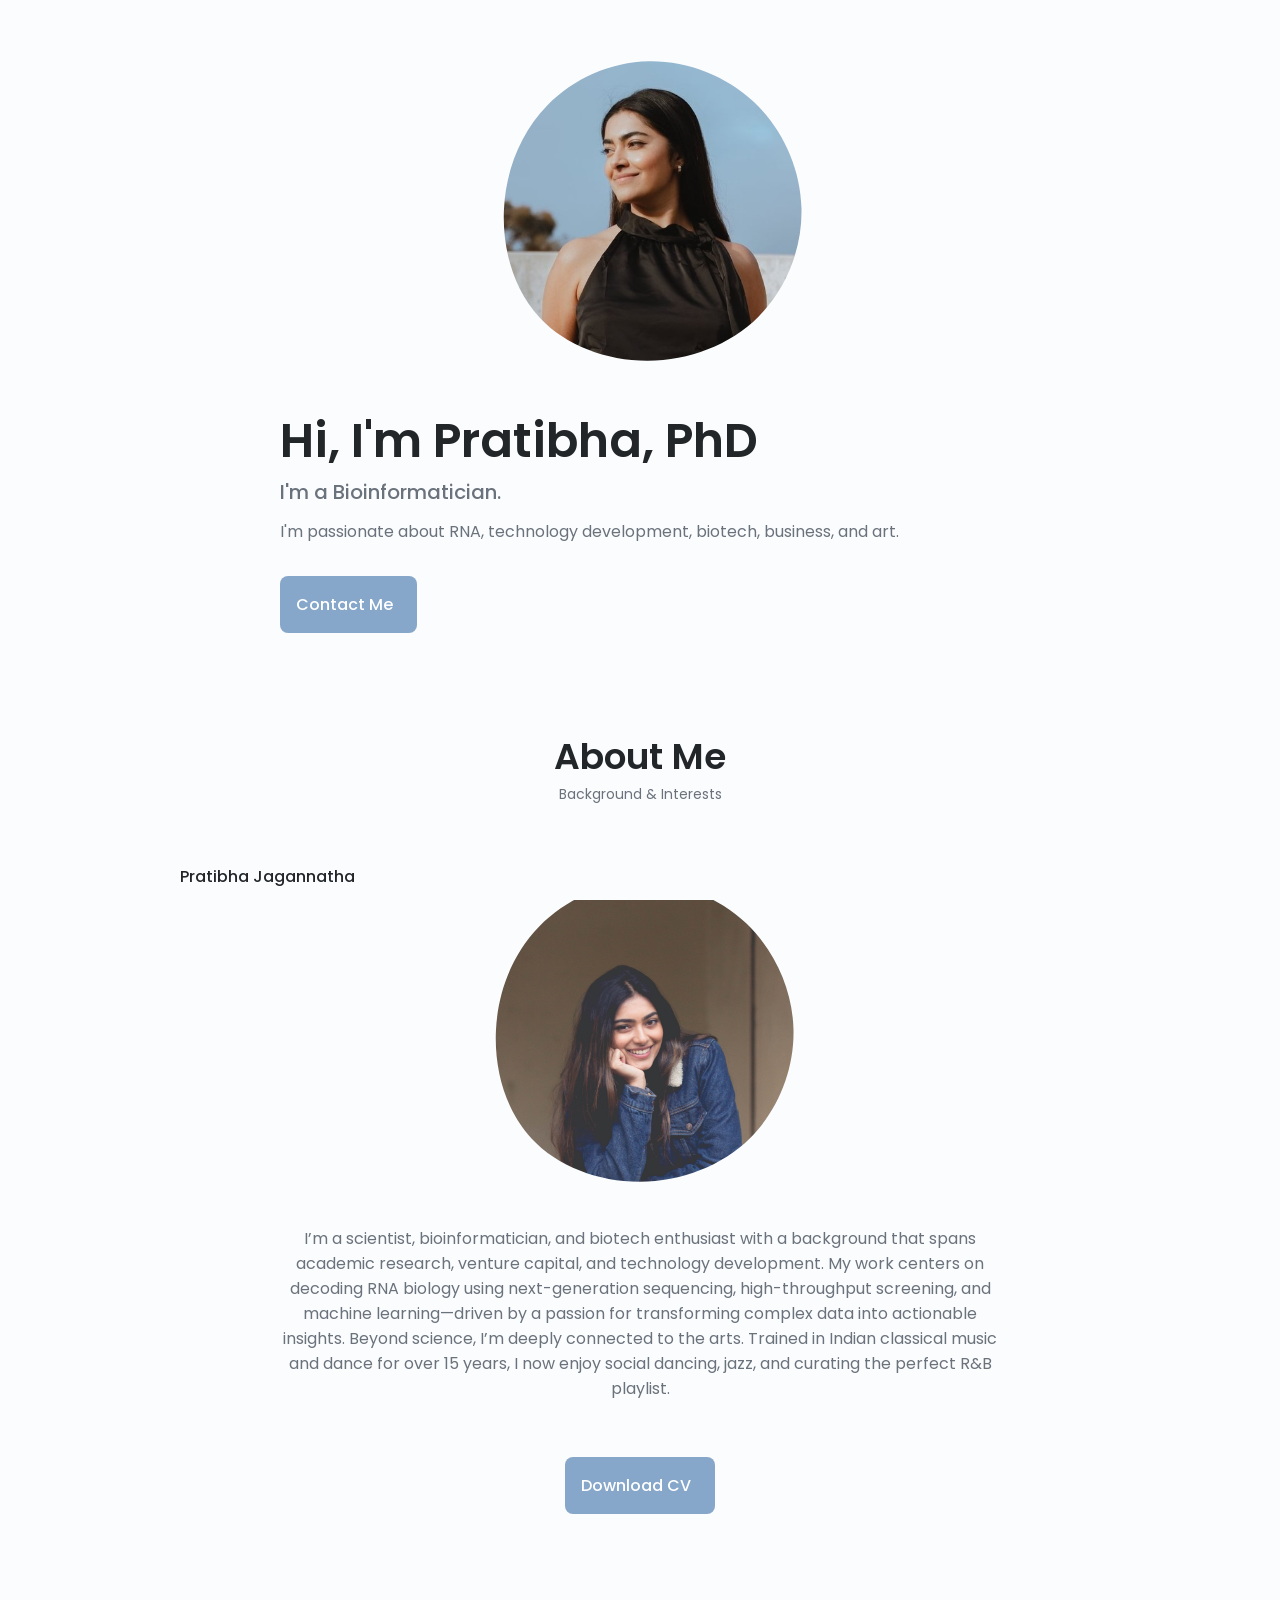
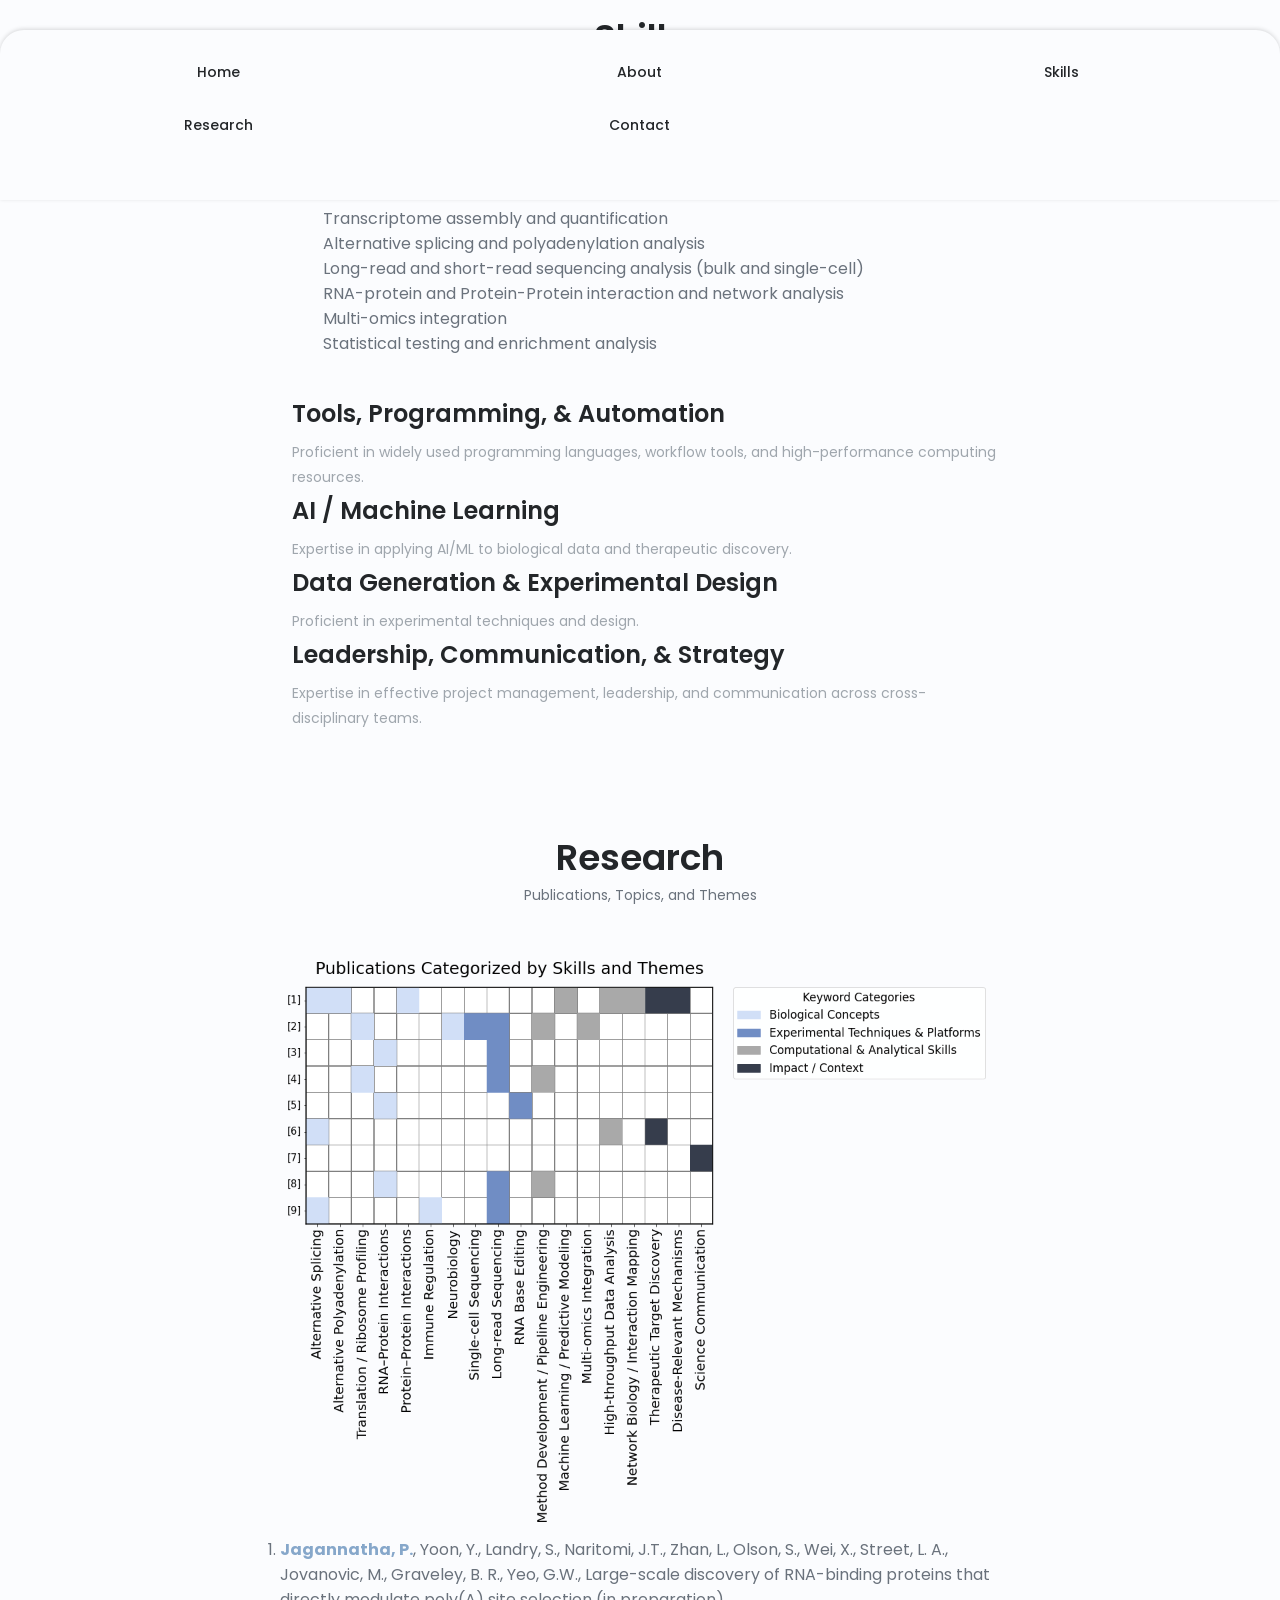
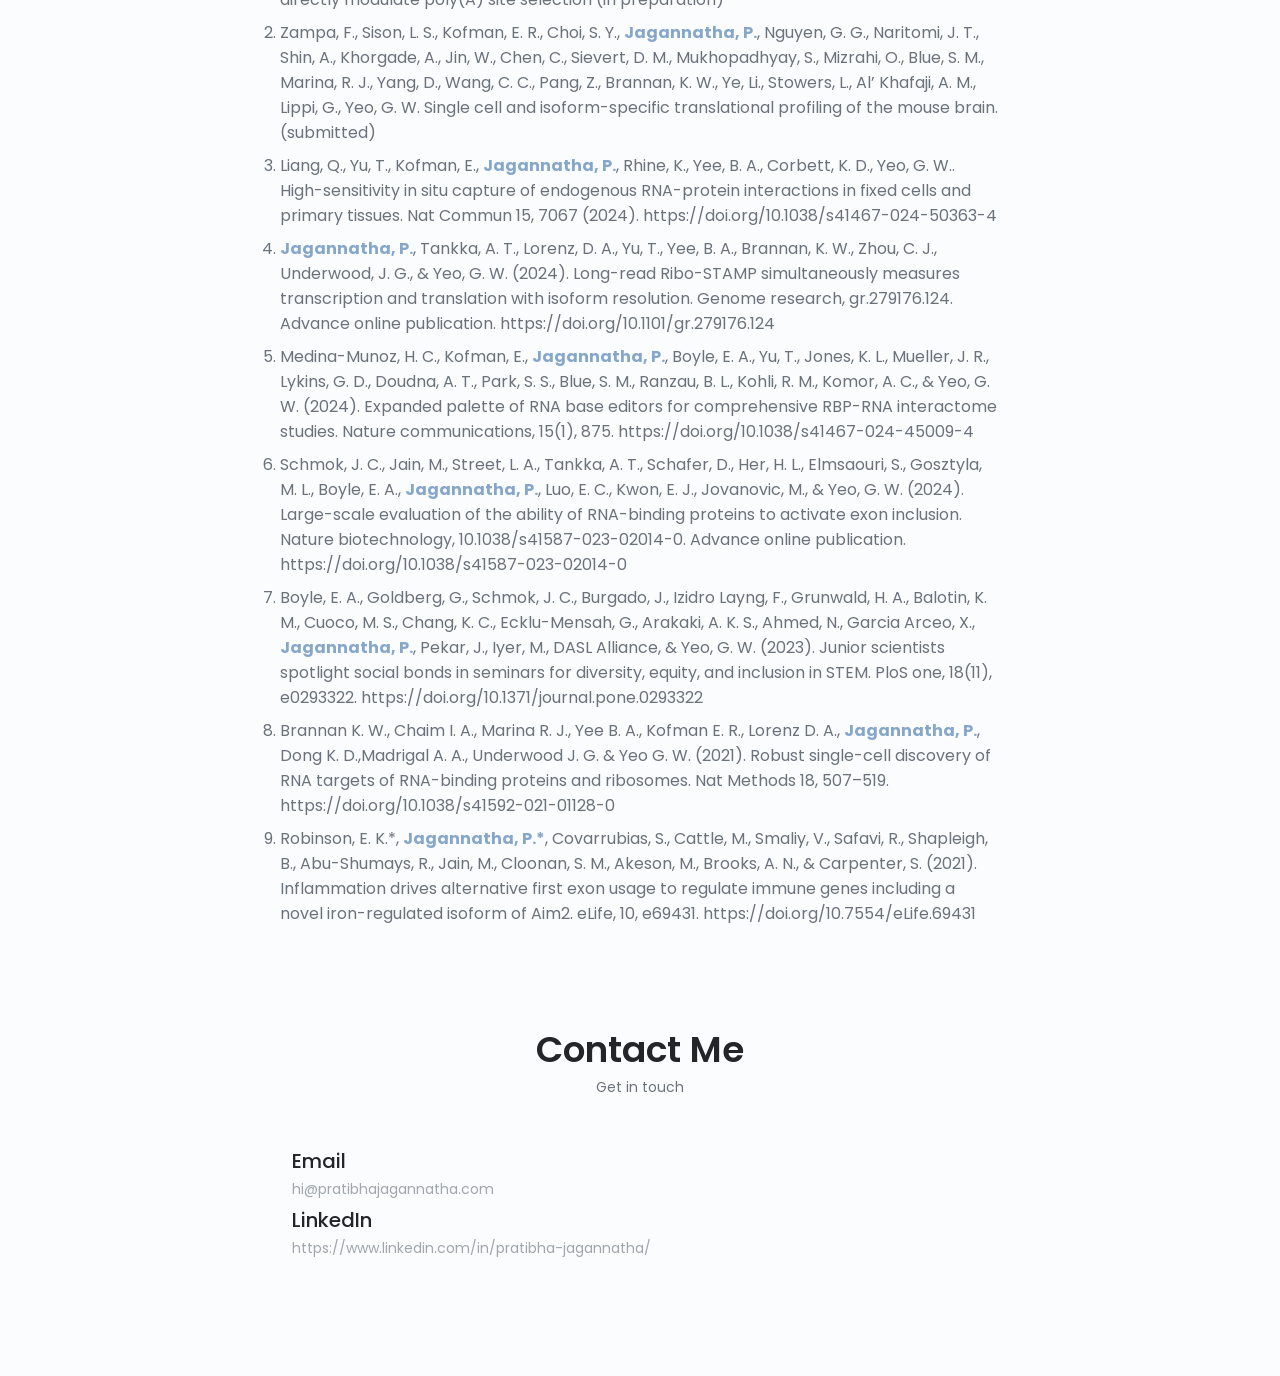
<file: index.html>
<!DOCTYPE html>
    <html lang="en">
    <head>
        <meta charset="UTF-8">
        <meta name="viewport" content="width=device-width, initial-scale=1.0">

        <!--==================== UNICONS ====================-->
        <link rel="stylesheet" href="https://unicons.iconscout.com/release/v4.0.8/css/line.css">
        
        <!--==================== SWIPER CSS ====================-->
        <link rel="stylesheet" href="assets/css/swiper-bundle.min.css">
        
        <!--==================== CSS ====================-->
        <link rel="stylesheet" href="/assets/css/styles.css">

        <title>Pratibha Jagannatha</title>
    </head>
    <body>
        <!--==================== HEADER ====================-->
        <header class="header" id="header">
            <nav class="nav container">
                <a href="#" class="nav__logo">Pratibha Jagannatha</a>
                <div class="nav__menu" id="nav-menu">
                    <ul class="nav__list grid">
                        <li class="nav__item">
                            <a href="#home" class="nav__link">
                                <i class="uil uil-estate nav__icon"></i> Home
                            </a>
                        </li>
                        <li class="nav__item">
                            <a href="#about" class="nav__link">
                                <i class="uil uil-user-square nav__icon"></i> About
                            </a>
                        </li>
                        <li class="nav__item">
                            <a href="#skills" class="nav__link">
                                <i class="uil uil-bag nav__icon"></i> Skills
                            </a>
                        </li>
                        <li class="nav__item">
                            <a href="#research" class="nav__link">
                                <i class="uil uil-cell nav__icon"></i> Research
                            </a>
                        </li>
                        <li class="nav__item">
                            <a href="#contact" class="nav__link">
                                <i class="uil uil-envelope nav__icon"></i> Contact
                            </a>
                        </li>
                    </ul>
                    <i class="uil uil-times nav__close" id="nav-close"></i>
                </div>

                <div class="nav__btns">
                    <div class="nav__toggle" id="nav-toggle">
                        <i class="uil uil-apps"></i>
                    </div>
                </div>
            </nav>
            
        </header>

        <!--==================== MAIN ====================-->
        <main class="main">
            <!--==================== HOME ====================-->
            <section class="home section" id="home">
                <div class="home__container container grid">
                    <div class="home__container grid">
                        <div class="home__social">
                            <a href="https://www.linkedin.com/in/pratibha-jagannatha/" target="_blank" class="home__social-icon">
                                <i class="uil uil-linkedin"></i>
                            </a>
                        </div>
                        <div class="home__img">
                            <!-- <svg class="home__blob" viewBox="0 0 200 187" xmlns="http://www.w3.org/2000/svg" xmlns:xlink="http://www.w3.org/1999/xlink">
                                <mask id="mask0" mask-type="alpha">
                                    <path d="M190.312 36.4879C206.582 62.1187 201.309 102.826 182.328 134.186C163.346 165.547 
                                    130.807 187.559 100.226 186.353C69.6454 185.297 41.0228 161.023 21.7403 129.362C2.45775 
                                    97.8511 -7.48481 59.1033 6.67581 34.5279C20.9871 10.1032 59.7028 -0.149132 97.9666 
                                    0.00163737C136.23 0.303176 174.193 10.857 190.312 36.4879Z"/>
                                </mask>
                                <g mask="url(#mask0)">
                                    <path d="M190.312 36.4879C206.582 62.1187 201.309 102.826 182.328 134.186C163.346 
                                    165.547 130.807 187.559 100.226 186.353C69.6454 185.297 41.0228 161.023 21.7403 
                                    129.362C2.45775 97.8511 -7.48481 59.1033 6.67581 34.5279C20.9871 10.1032 59.7028 
                                    -0.149132 97.9666 0.00163737C136.23 0.303176 174.193 10.857 190.312 36.4879Z"/>
                                    <image class="home__blob-img" x="-20" y="-15" href="assets/img/IMG_8967 copy.JPG"/>
                                </g>
                            </svg> -->
                            <svg class="home__blob" viewBox="0 0 200 200" xmlns="http://www.w3.org/2000/svg" xmlns:xlink="http://www.w3.org/1999/xlink">
                                <mask id="mask0" mask-type="alpha">
                                  <path 
                                    transform="translate(100 100)" 
                                    d="M60.7,-59.8C76.9,-44.4,87.1,-22.2,87.7,0.6C88.3,23.4,79.2,46.7,63,62.8C46.7,78.9,23.4,87.7,-0.1,87.8C-23.5,87.9,-47,79.2,-62,63.1C-77,47,-83.4,23.5,-82.3,1.1C-81.2,-21.3,-72.6,-42.6,-57.6,-58C-42.6,-73.4,-21.3,-82.9,0.4,-83.3C22.2,-83.7,44.4,-75.2,60.7,-59.8Z"
                                  />
                                </mask>
                                <g mask="url(#mask0)">
                                  <path 
                                    transform="translate(100 100)" 
                                    d="M60.7,-59.8C76.9,-44.4,87.1,-22.2,87.7,0.6C88.3,23.4,79.2,46.7,63,62.8C46.7,78.9,23.4,87.7,-0.1,87.8C-23.5,87.9,-47,79.2,-62,63.1C-77,47,-83.4,23.5,-82.3,1.1C-81.2,-21.3,-72.6,-42.6,-57.6,-58C-42.6,-73.4,-21.3,-82.9,0.4,-83.3C22.2,-83.7,44.4,-75.2,60.7,-59.8Z"
                                  />
                                  <image class="home__blob-img" x="-25" y="-20" href="assets/img/IMG_8967 copy.JPG"/>
                                </g>
                              </svg>
                        </div>

                        <div class="home__data">
                            <h1 class="home__title">Hi, I'm Pratibha, PhD</h1>
                            <h3 class="home__subtitle">I'm a Bioinformatician.</h3>
                            <p class="home__description">I'm passionate about RNA, technology development, biotech, business, and art.</p>
                            <a href="#contact" class="button button--flex">
                                Contact Me <i class="uil uil-message button__icon"></i>
                            </a>
                        </div>
                    </div>

                    <div class="home__scroll">
                        <a href="#about" class="home__scroll-button button--flex">
                            <i class="uil uil-mouse-alt-2 home__scroll-mouse"></i>
                            <span class="home__scroll-name">Scroll down</span>
                            <i class="uil uil-arrow-down home__scroll-arrow"></i>
                        </a>
                    </div>
                </div>
                
            </section>

            <!--==================== ABOUT ====================-->
            <section class="about section" id="about">
                <h2 class="section__title">About Me</h2>
                <span class="section__subtitle">Background & Interests</span>
                <div class="about__container container grid">
                    <div class="about__img">
                        <svg class="about__blob" viewBox="0 0 200 200" xmlns="http://www.w3.org/2000/svg" xmlns:xlink="http://www.w3.org/1999/xlink">
                            <mask id="mask1" mask-type="alpha">
                              <path 
                                transform="translate(100 100)" 
                                d="M60.7,-59.8C76.9,-44.4,87.1,-22.2,87.7,0.6C88.3,23.4,79.2,46.7,63,62.8C46.7,78.9,23.4,87.7,-0.1,87.8C-23.5,87.9,-47,79.2,-62,63.1C-77,47,-83.4,23.5,-82.3,1.1C-81.2,-21.3,-72.6,-42.6,-57.6,-58C-42.6,-73.4,-21.3,-82.9,0.4,-83.3C22.2,-83.7,44.4,-75.2,60.7,-59.8Z"
                              />
                            </mask>
                            <g mask="url(#mask1)">
                              <path 
                                transform="translate(100 100)" 
                                d="M60.7,-59.8C76.9,-44.4,87.1,-22.2,87.7,0.6C88.3,23.4,79.2,46.7,63,62.8C46.7,78.9,23.4,87.7,-0.1,87.8C-23.5,87.9,-47,79.2,-62,63.1C-77,47,-83.4,23.5,-82.3,1.1C-81.2,-21.3,-72.6,-42.6,-57.6,-58C-42.6,-73.4,-21.3,-82.9,0.4,-83.3C22.2,-83.7,44.4,-75.2,60.7,-59.8Z"
                              />
                              <image class="about__blob-img" x="-15" y="-30" href="assets/img/IMG_2631.JPG"/>
                            </g>
                          </svg>

                    </div>
                    <div class="about__data">
                        <p class="about__description">I’m a scientist, bioinformatician, and biotech enthusiast with a background that spans academic research, venture capital, and technology development. My work centers on decoding RNA biology using next-generation sequencing, high-throughput screening, and machine learning—driven by a passion for transforming complex data into actionable insights. Beyond science, I’m deeply connected to the arts. Trained in Indian classical music and dance for over 15 years, I now enjoy social dancing, jazz, and curating the perfect R&B playlist.</p>
                    </div>

                    <div class="about__buttons">
                        <a download="" href="/assets/pdf/Pratibha_Jagannatha_CV_Apr2025.pdf" class="button button--flex">
                            Download CV <i class="uil uil-download-alt button__icon"></i>
                        </a>
                    </div>

                </div>
            </section>

            <!--==================== SKILLS ====================-->
            <section class="skills section" id="skills">
                <h2 class="section__title">Skills</h2>
                <span class="section__subtitle">My technical level</span>

                <div class="skills__container container grid">
                    <!--==================== SKILLS 1 ====================-->
                    <div class="skills__content skills__open">
                        <div class="skills__header">
                            <i class="uil uil-dna skills__icon"></i>
                            <div>
                                <h2 class="skills__titles">Computational Biology & Bioinformatics</h2>
                                <span class="skills__subtitle">Expertise in the construction and implementation of analysis pipelines and integrative analysis. </span>
                            </div>
                            <i class="uil uil-angle-down skills__arrow"></i>
                        </div>
                        <div class="skills__list grid">
                            <ul>
                                <li> Transcriptome assembly and quantification </li>
                                <li> Alternative splicing and polyadenylation analysis </li>
                                <li>Long-read and short-read sequencing analysis (bulk and single-cell)</li>
                                <li>RNA-protein and Protein-Protein interaction and network analysis</li>
                                <li>Multi-omics integration</li>
                                <li>Statistical testing and enrichment analysis</li>
                            </ul>  
                        </div>
                    </div>
                    <!--==================== SKILLS 2 ====================-->
                    <div class="skills__content skills__close">
                        <div class="skills__header">
                            <i class="uil uil-desktop skills__icon"></i>
                            <div>
                                <h2 class="skills__titles">Tools, Programming, & Automation</h2>
                                <span class="skills__subtitle">Proficient in widely used programming languages, workflow tools, and high-performance computing resources. </span>
                            </div>
                            <i class="uil uil-angle-down skills__arrow"></i>
                        </div>
                        <div class="skills__list grid">
                            <ul>
                                <li>Python, R, Jupyter</li>
                                <li>Linux, Bash</li>
                                <li>Data visualization</li>
                                <li>GitHub</li>
                                <li>HPC Cluster Computing</li>
                                <li>Snakemake</li>
                                <li>AWS</li>
                            </ul>  
                        </div>
                    </div>
                    <!--==================== SKILLS 3 ====================-->
                    <div class="skills__content skills__close">
                        <div class="skills__header">
                            <i class="uil uil-share-alt skills__icon"></i>
                            <div>
                                <h2 class="skills__titles">AI / Machine Learning</h2>
                                <span class="skills__subtitle">Expertise in applying AI/ML to biological data and therapeutic discovery. </span>
                            </div>
                            <i class="uil uil-angle-down skills__arrow"></i>
                        </div>
                        <div class="skills__list grid">
                            <ul>
                                <li>Deep learning (standard Python packages)</li>
                                <li>Predictive modeling</li>
                                <li>Feature engineering for biological sequence</li>
                                <li>HPC Cluster Computing</li>
                                <li>Model interpretation and validation</li>
                            </ul>  
                        </div>
                    </div>
                    <!--==================== SKILLS 4 ====================-->
                    <div class="skills__content skills__close">
                        <div class="skills__header">
                            <i class="uil uil-flask skills__icon"></i>
                            <div>
                                <h2 class="skills__titles">Data Generation & Experimental Design</h2>
                                <span class="skills__subtitle">Proficient in experimental techniques and design. </span>
                            </div>
                            <i class="uil uil-angle-down skills__arrow"></i>
                        </div>
                        <div class="skills__list grid">
                            <ul>
                                <li>High-throughput screening</li>
                                <li>Molecular biology techniques</li>
                                <li>Cell culture</li>
                                <li>Library preparation</li>
                            </ul>  
                        </div>
                    </div>

                    <!--==================== SKILLS 5 ====================-->
                    <div class="skills__content skills__close">
                        <div class="skills__header">
                            <i class="uil uil-user-square skills__icon"></i>
                            <div>
                                <h2 class="skills__titles">Leadership, Communication, & Strategy</h2>
                                <span class="skills__subtitle">Expertise in effective project management, leadership, and communication across cross-disciplinary teams. </span>
                            </div>
                            <i class="uil uil-angle-down skills__arrow"></i>
                        </div>
                        <div class="skills__list grid">
                            <ul>
                                <li>Scientific due dilligence</li>
                                <li>Project planning</li>
                                <li>Public speaking</li>
                                <li>Collaboration</li>
                            </ul>  
                        </div>
                    </div>
                </div>
            </section>

            <!--==================== PORTFOLIO ====================-->
            <section class="portfolio section" id="research">
                <h2 class="section__title">Research</h2>
                <span class="section__subtitle">Publications, Topics, and Themes</span>

                <!-- <div class="portfolio__container container swiper-container"> -->
                    <!-- <div class="swiper-wrapper"> -->
                        <!--==================== PORTFOLIO 1====================-->
                        <!-- <div class="portfolio__content grid swiper-slide"> -->
                            <!-- <img src="/assets/img/AFE_eLIFE.png" alt="" class="portfolio__img"> -->

                            <!-- <div class="portfolio__data"> -->
                                <!-- <h3 class="porfolio__title">mRNA Isoform-mediated Immune Regulation</h3> -->
                                <!-- <p class="portfolio__description">Discovered unannotated inflammatory mRNA isoforms, including an iron-regulated Aim2 transcript, using long-read RNA sequencing in innate immune activation.</p> -->
                                <!-- <a href="https://elifesciences.org/articles/69431" target="_blank" class="button button--flex button--small portfolio--button"> -->
                                    <!-- Publication -->
                                    <!-- <i class="uil uil-arrow-right button__icon"></i> -->
                                <!-- </a> -->
                            <!-- </div> -->
                        <!-- </div> -->

                        <!--==================== PORTFOLIO 2====================-->
                        <!-- <div class="portfolio__content grid swiper-slide"> -->
                            <!-- <img src="/assets/img/RiboSTAMP.png" alt="" class="portfolio__img"> -->

                            <!-- <div class="portfolio__data"> -->
                                <!-- <h3 class="porfolio__title">mRNA Isoform-Resolved Translation Profiling</h3> -->
                                <!-- <p class="portfolio__description">Developed LR-Ribo-STAMP, a long-read RNA editing-based framework to simultaneously measure transcription and translation at the mRNA isoform level, revealing regulatory elements and condition-specific translational shifts.</p> -->
                                <!-- <a href="https://genome.cshlp.org/content/34/11/2012" target="_blank" class="button button--flex button--small portfolio--button"> -->
                                    <!-- Publication -->
                                    <!-- <i class="uil uil-arrow-right button__icon"></i> -->
                                <!-- </a> -->
                            <!-- </div> -->
                        <!-- </div> -->

                        <!--==================== PORTFOLIO 3====================-->
                        <!-- <div class="portfolio__content grid swiper-slide"> -->
                            <!-- <img src="/assets/img/APA.png" alt="" class="portfolio__img"> -->
                            <!-- <div class="portfolio__data"> -->
                                <!-- <h3 class="porfolio__title">High-Throughput Screening of RNA Binding Proteins and AI/ML Applications</h3> -->
                                <!-- <p class="portfolio__description">Details coming soon.</p> -->
                                <!-- <a href="#" class="button button--flex button--small portfolio--button"> -->
                                    <!-- Publication -->
                                    <!-- <i class="uil uil-arrow-right button__icon"></i> -->
                                <!-- </a> -->
                            <!-- </div> -->
                        <!-- </div> -->
                    <!-- </div> -->
                    
                    <!-- <div class="swiper-button-next"> -->
                        <!-- <i class="uil uil-angle-double-right swiper-portfolio-icon"></i> -->

                    <!-- </div> -->
                    <!-- <div class="swiper-button-prev"> -->
                        <!-- <i class="uil uil-angle-double-left swiper-portfolio-icon"></i> -->


                    <!-- </div> -->
                    <!-- <div class="swiper-pagination"></div> -->

                

                <!-- </div> -->

                <div class="portfolio__allpubs">
                    <!-- <h3 class="section__subtitle">All Research Publications</h3> -->
                    <img src="/assets/img/pub_chart.png" alt="" class="research__img">

                    <ol>
                        <li>
                            <strong>Jagannatha, P.</strong>, Yoon, Y., Landry, S., Naritomi, J.T., Zhan, L., Olson, S., Wei, X., Street, L. A., Jovanovic, M., Graveley, B. R., Yeo, G.W., Large-scale discovery of RNA-binding proteins that directly modulate poly(A) site selection (in preparation)
                        </li>
                        <li>
                            Zampa, F., Sison, L. S., Kofman, E. R., Choi, S. Y., <strong>Jagannatha, P.</strong>, Nguyen, G. G., Naritomi, J. T., Shin, A., Khorgade, A., Jin, W., Chen, C., Sievert, D. M., Mukhopadhyay, S., Mizrahi, O., Blue, S. M., Marina, R. J., Yang, D., Wang, C. C., Pang, Z., Brannan, K. W., Ye, Li., Stowers, L., Al’ Khafaji, A. M., Lippi, G., Yeo, G. W. Single cell and isoform-specific translational profiling of the mouse brain. (submitted)
                        </li>
                        <li>
                            Liang, Q., Yu, T., Kofman, E., <strong>Jagannatha, P.</strong>, Rhine, K., Yee, B. A., Corbett, K. D., Yeo, G. W.. High-sensitivity in situ capture of endogenous RNA-protein interactions in fixed cells and primary tissues. Nat Commun 15, 7067 (2024). https://doi.org/10.1038/s41467-024-50363-4
                        </li>
                        <li>
                            <strong>Jagannatha, P.</strong>, Tankka, A. T., Lorenz, D. A., Yu, T., Yee, B. A., Brannan, K. W., Zhou, C. J., Underwood, J. G., & Yeo, G. W. (2024). Long-read Ribo-STAMP simultaneously measures transcription and translation with isoform resolution. Genome research, gr.279176.124. Advance online publication. https://doi.org/10.1101/gr.279176.124 
                        </li>
                        <li>
                            Medina-Munoz, H. C., Kofman, E., <strong>Jagannatha, P.</strong>, Boyle, E. A., Yu, T., Jones, K. L., Mueller, J. R., Lykins, G. D., Doudna, A. T., Park, S. S., Blue, S. M., Ranzau, B. L., Kohli, R. M., Komor, A. C., & Yeo, G. W. (2024). Expanded palette of RNA base editors for comprehensive RBP-RNA interactome studies. Nature communications, 15(1), 875. https://doi.org/10.1038/s41467-024-45009-4
                        </li>
                        <li>
                            Schmok, J. C., Jain, M., Street, L. A., Tankka, A. T., Schafer, D., Her, H. L., Elmsaouri, S., Gosztyla, M. L., Boyle, E. A., <strong>Jagannatha, P.</strong>, Luo, E. C., Kwon, E. J., Jovanovic, M., & Yeo, G. W. (2024). Large-scale evaluation of the ability of RNA-binding proteins to activate exon inclusion. Nature biotechnology, 10.1038/s41587-023-02014-0. Advance online publication. https://doi.org/10.1038/s41587-023-02014-0
                        </li>
                        <li>
                            Boyle, E. A., Goldberg, G., Schmok, J. C., Burgado, J., Izidro Layng, F., Grunwald, H. A., Balotin, K. M., Cuoco, M. S., Chang, K. C., Ecklu-Mensah, G., Arakaki, A. K. S., Ahmed, N., Garcia Arceo, X., <strong>Jagannatha, P.</strong>, Pekar, J., Iyer, M., DASL Alliance, & Yeo, G. W. (2023). Junior scientists spotlight social bonds in seminars for diversity, equity, and inclusion in STEM. PloS one, 18(11), e0293322. https://doi.org/10.1371/journal.pone.0293322 
                        </li>
                        <li>
                            Brannan K. W., Chaim I. A., Marina R. J., Yee B. A., Kofman E. R., Lorenz D. A., <strong>Jagannatha, P.</strong>, Dong K. D.,Madrigal A. A., Underwood J. G. & Yeo G. W. (2021). Robust single-cell discovery of RNA targets of RNA-binding proteins and ribosomes. Nat Methods 18, 507–519. https://doi.org/10.1038/s41592-021-01128-0
                        </li>
                        <li>
                             Robinson, E. K.*, <strong>Jagannatha, P.*</strong>, Covarrubias, S., Cattle, M., Smaliy, V., Safavi, R., Shapleigh, B., Abu-Shumays, R., Jain, M., Cloonan, S. M., Akeson, M., Brooks, A. N., & Carpenter, S. (2021). Inflammation drives alternative first exon usage to regulate immune genes including a novel iron-regulated isoform of Aim2. eLife, 10, e69431. https://doi.org/10.7554/eLife.69431
                        </li>
                    </ol>
                </div>
                
            </section>

            <!--==================== PROJECT IN MIND ====================-->
            <!-- <section class="project section"> -->

            <!-- </section> -->

            <!--==================== TESTIMONIAL ====================-->
            <!-- <section class="testimonial section"> -->
                
            <!-- </section> -->

            <!--==================== CONTACT ME ====================-->
            <section class="contact section" id="contact">
                <h2 class="section__title">Contact Me</h2>
                <span class="section__subtitle">Get in touch</span>

                <div class="contact__container container grid">
                    <div>
                        <div class="contact__information">
                            <i class="uil uil-envelope contact__icon"></i>
                            <div>
                                <h3 class="contact__title">Email</h3>
                                <span class="contact__subtitle">hi@pratibhajagannatha.com</span>
                            </div>
                        </div>
                        <div class="contact__information">
                            <i class="uil uil-linkedin contact__icon"></i>
                            <div>
                                <h3 class="contact__title">LinkedIn</h3>
                                <span class="contact__subtitle">https://www.linkedin.com/in/pratibha-jagannatha/</span>
                            </div>
                        </div>
                    </div>
                    <!-- <form action="" class="contact__form grid"> -->
                        <!-- <div class="contact__inputs grid"> -->
                            <!-- <div class="contact__content"> -->
                                <!-- <label for="" class="contact__label">Name</label> -->
                                <!-- <input type="text" class="contact__input"> -->
                            <!-- </div> -->
                            <!-- <div class="contact__content"> -->
                                <!-- <label for="" class="contact__label">Email</label> -->
                                <!-- <input type="email" class="contact__input"> -->
                            <!-- </div> -->
                            <!-- <div class="contact__content"> -->
                                <!-- <label for="" class="contact__label">Message</label> -->
                                <!-- <textarea name="" id="" cols="0" rows="7" class="contact__input"></textarea> -->
                            <!-- </div> -->
                            <!-- <div> -->
                                <!-- <a href="" class="button button--flex"> -->
                                    <!-- Send Message -->
                                    <!-- <i class="uil uil-message button__icon"></i> -->

                                <!-- </a> -->
                            <!-- </div> -->
                        <!-- </div> -->
                    <!-- </form> -->
                </div>

            </section>
        </main>

        <!--==================== FOOTER ====================-->
        <!-- <footer class="footer"> -->
        <!-- </footer> -->
        
        <!--==================== SCROLL TOP ====================-->
        

        <!--==================== SWIPER JS ====================-->
        <script src="/assets/js/swiper-bundle.min.js"></script>

        <!--==================== MAIN JS ====================-->
        <script src="/assets/js/main.js"></script>
    </body>
</html>
</file>
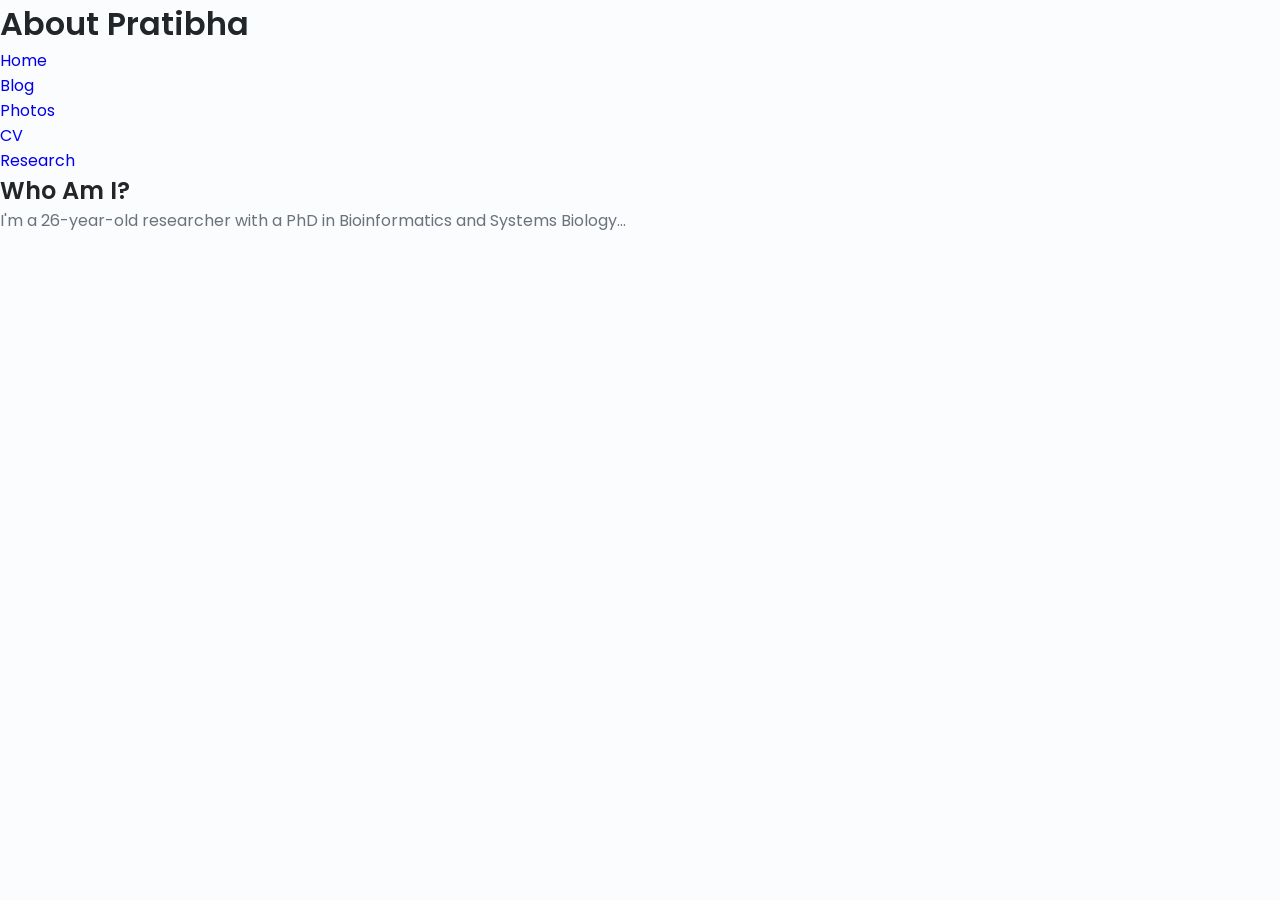
<file: about.html>
<!DOCTYPE html>
<html lang="en">
<head>
    <meta charset="UTF-8">
    <meta name="viewport" content="width=device-width, initial-scale=1.0">
    <title>About Me</title>
    <link rel="stylesheet" href="assets/css/styles.css">
</head>
<body>
    <header>
        <h1>About Pratibha</h1>
        <nav>
            <ul>
                <li><a href="index.html">Home</a></li>
                <li><a href="blog.html">Blog</a></li>
                <li><a href="photos.html">Photos</a></li>
                <li><a href="cv.html">CV</a></li>
                <li><a href="research.html">Research</a></li>
            </ul>
        </nav>
    </header>
    <section>
        <h2>Who Am I?</h2>
        <p>I'm a 26-year-old researcher with a PhD in Bioinformatics and Systems Biology...</p>
    </section>
</body>
</html>
</file>
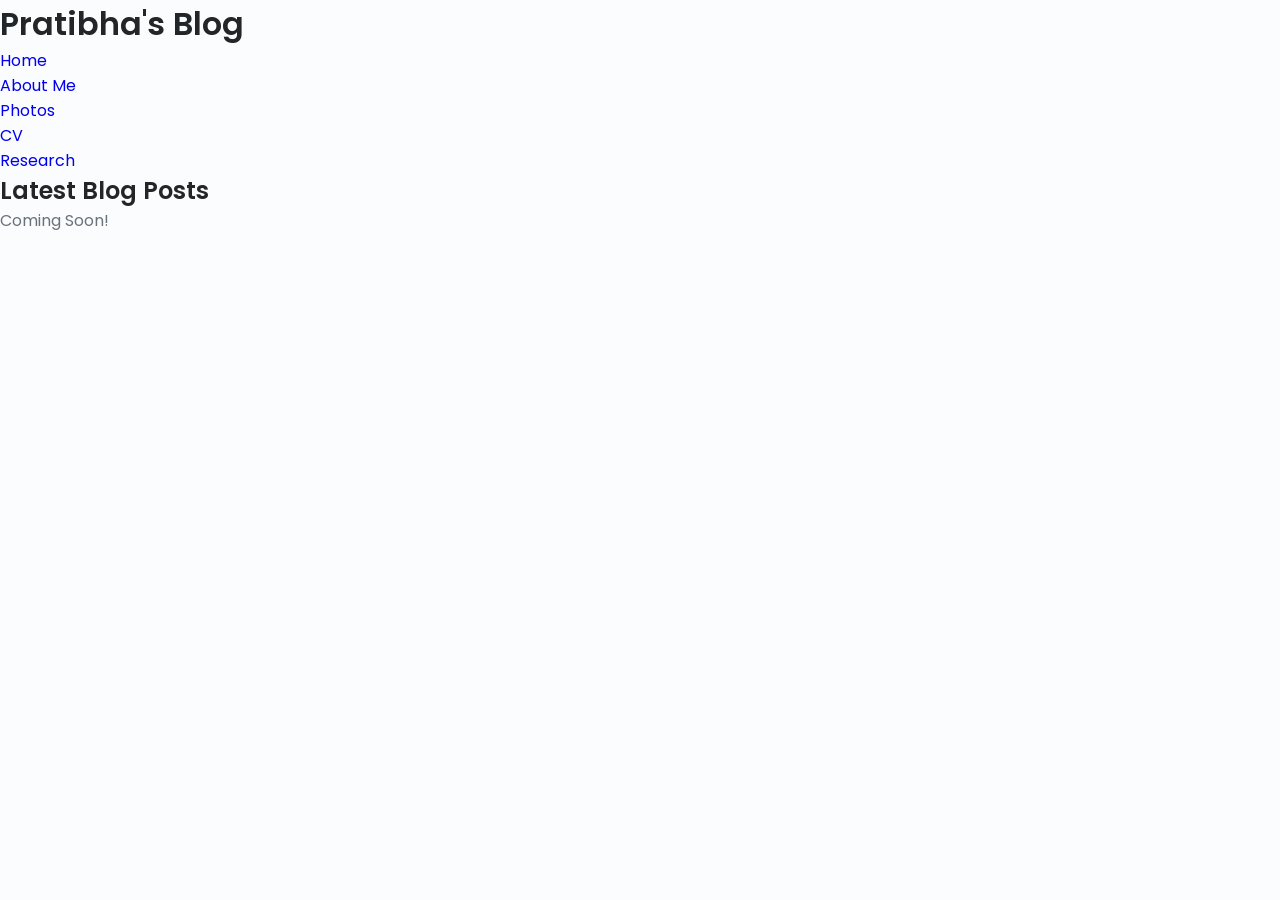
<file: blog.html>
<!DOCTYPE html>
<html lang="en">
<head>
    <meta charset="UTF-8">
    <meta name="viewport" content="width=device-width, initial-scale=1.0">
    <title>Blog</title>
    <link rel="stylesheet" href="assets/css/styles.css">
</head>
<body>
    <header>
        <h1>Pratibha's Blog</h1>
        <nav>
            <ul>
                <li><a href="index.html">Home</a></li>
                <li><a href="about.html">About Me</a></li>
                <li><a href="photos.html">Photos</a></li>
                <li><a href="cv.html">CV</a></li>
                <li><a href="research.html">Research</a></li>
            </ul>
        </nav>
    </header>
    <section>
        <h2>Latest Blog Posts</h2>
        <p>Coming Soon!</p>
    </section>
</body>
</html>
</file>
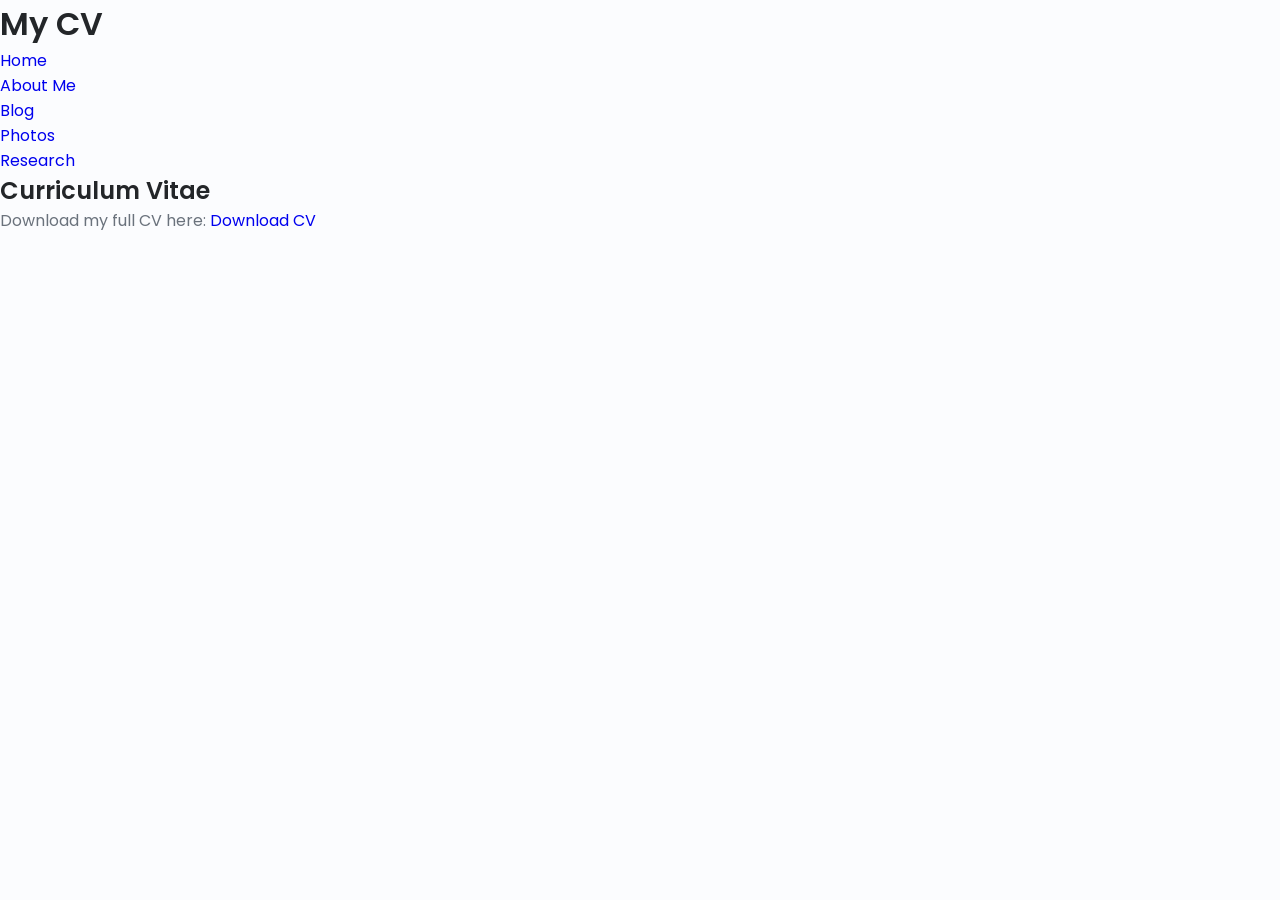
<file: cv.html>
<!DOCTYPE html>
<html lang="en">
<head>
    <meta charset="UTF-8">
    <meta name="viewport" content="width=device-width, initial-scale=1.0">
    <title>My CV</title>
    <link rel="stylesheet" href="assets/css/styles.css">
</head>
<body>
    <header>
        <h1>My CV</h1>
        <nav>
            <ul>
                <li><a href="index.html">Home</a></li>
                <li><a href="about.html">About Me</a></li>
                <li><a href="blog.html">Blog</a></li>
                <li><a href="photos.html">Photos</a></li>
                <li><a href="research.html">Research</a></li>
            </ul>
        </nav>
    </header>
    <section>
        <h2>Curriculum Vitae</h2>
        <p>Download my full CV here: <a href="assets/docs/CV.pdf" download>Download CV</a></p>
    </section>
</body>
</html>
</file>
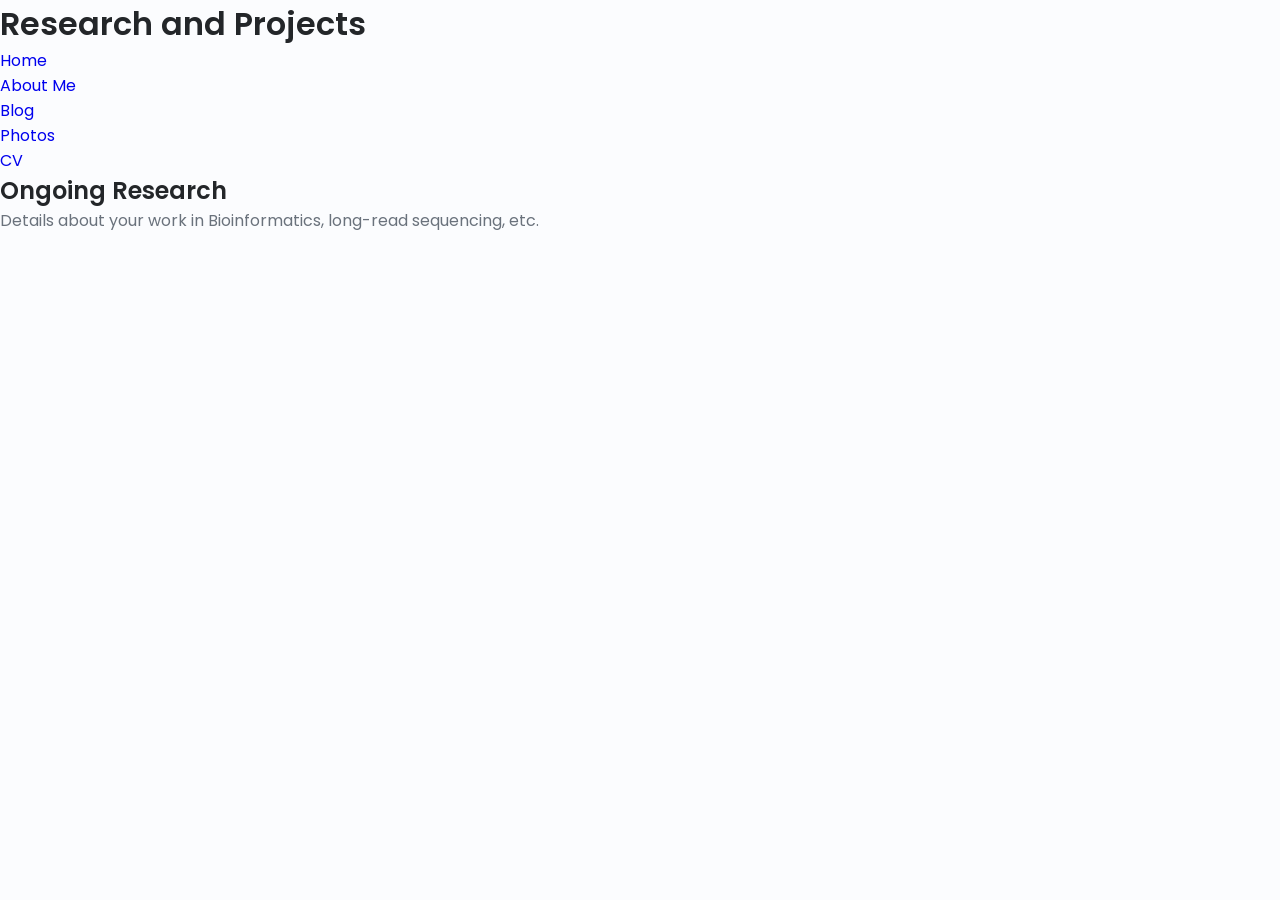
<file: research.html>
<!DOCTYPE html>
<html lang="en">
<head>
    <meta charset="UTF-8">
    <meta name="viewport" content="width=device-width, initial-scale=1.0">
    <title>Research and Projects</title>
    <link rel="stylesheet" href="assets/css/styles.css">
</head>
<body>
    <header>
        <h1>Research and Projects</h1>
        <nav>
            <ul>
                <li><a href="index.html">Home</a></li>
                <li><a href="about.html">About Me</a></li>
                <li><a href="blog.html">Blog</a></li>
                <li><a href="photos.html">Photos</a></li>
                <li><a href="cv.html">CV</a></li>
            </ul>
        </nav>
    </header>
    <section>
        <h2>Ongoing Research</h2>
        <p>Details about your work in Bioinformatics, long-read sequencing, etc.</p>
    </section>
</body>
</html>
</file>
<file: assets/css/styles.css>
/*==================== GOOGLE FONTS ====================*/
@import url("https://fonts.googleapis.com/css2?family=Poppins:wght@400;500;600&display=swap");

/*==================== VARIABLES CSS ====================*/
:root {
    --header-height: 3rem;

    /*========== Colors ==========*/
    /* Change favorite color */
    --hue-color: 211; /*Purple 250 - Green 142 - Blue 230 - Pink 340*/

    /* HSL color mode */
    --first-color: hsl(var(--hue-color), 39%, 66%);
    --first-color-second: hsl(var(--hue-color), 69%, 61%);
    --first-color-alt: hsl(var(--hue-color), 57%, 53%);
    --first-color-lighter: hsl(var(--hue-color), 92%, 85%);
    --title-color: hsl(var(--hue-color), 8%, 15%);
    --text-color: hsl(var(--hue-color), 8%, 45%);
    --text-color-light: hsl(var(--hue-color), 8%, 65%);
    --input-color: hsl(var(--hue-color), 70%, 96%);
    --body-color: hsl(var(--hue-color), 60%, 99%);
    --container-color: #fff;
    --scroll-bar-color: hsl(var(--hue-color), 12%, 90%);
    --scroll-thumb-color: hsl(var(--hue-color), 12%, 80%);

    /*========== Font and typography ==========*/
    --body-font: 'Poppins', sans-serif;

    /* .5rem = 8px, 1rem = 16px, 1.5rem = 24px ... */
    --big-font-size: 2rem;
    --h1-font-size: 1.5rem;
    --h2-font-size: 1.25rem;
    --h3-font-size: 1.125rem;
    --normal-font-size: .938rem;
    --small-font-size: .813rem;
    --smaller-font-size: .75rem;

    /*========== Font weight ==========*/
    --font-medium: 500;
    --font-semi-bold: 600;

    /*========== Bottom Margin ==========*/
    /* .25rem = 4px, .5rem = 8px, .75rem = 12px ... */
    --mb-0-25: .25rem;
    --mb-0-5: .5rem;
    --mb-0-75: .75rem;
    --mb-1: 1rem;
    --mb-1-5: 1.5rem;
    --mb-2: 2rem;
    --mb-2-5: 2.5rem;
    --mb-3: 3rem;

    /*========== z index ==========*/
    --z-tooltip: 10;
    --z-fixed: 100;
    --z-modal: 1000;
}

/* Font size for large devices */
@media screen and (min-width: 968px) {
    :root {
        --big-font-size: 3rem;
        --h1-font-size: 2.25rem;
        --h2-font-size: 1.5rem;
        --h3-font-size: 1.25rem;
        --normal-font-size: 1rem;
        --small-font-size: .875rem;
        --smaller-font-size: .813rem;
    }
}

/*========== Variables Dark theme ==========*/


/*========== Button Dark/Light ==========*/


/*==================== BASE ====================*/
* {
  box-sizing: border-box;
  padding: 0;
  margin: 0;
}

html {
  scroll-behavior: smooth;
}

body {
  margin: 0 0 var(--header-height) 0;
  font-family: var(--body-font);
  font-size: var(--normal-font-size);
  background-color: var(--body-color);
  color: var(--text-color);
}

h1, h2, h3, h4 {
  color: var(--title-color);
  font-weight: var(--font-semi-bold);
}

ul {
  list-style: none;
}

ol{
  display: grid;
  gap: 8px;
}

a {
  text-decoration: none;
}

img {
  max-width: 100%;
  height: auto;
}

/*==================== REUSABLE CSS CLASSES ====================*/
.section {
  padding: 2rem 0 4rem;
}

.section__title {
  font-size: var(--h1-font-size);
  color: var(--title-color);
}

.section__subtitle {
  display: block;
  font-size: var(--small-font-size);
  margin-bottom: var(--mb-3);
}

.section__title, 
.section__subtitle {
  text-align: center;
}

/*==================== LAYOUT ====================*/
.container {
  max-width: 768px;
  margin: 0 auto;
  padding-left: var(--mb-1-5);
  padding-right: var(--mb-1-5);
  /* margin-left: var(--mb-1-5);
  margin-right: var(--mb-1-5); */
}

.grid {
  display: grid;
  gap: 1.5rem;
}

.header {
  width: 100%;
  position: fixed;
  bottom: 0;
  left: 0;
  z-index: var(--z-fixed);
  background-color: var(--body-color);
}

/*==================== NAV ====================*/

.nav{
  max-width: 968px;
  height: var(--header-height);
  display: flex;
  justify-content: space-between;
  align-items: center;
}

.nav__logo,
.nav__toggle{
  color: var(--title-color);
  font-weight: var(--font-medium);
}

.nav__logo:hover{
  color: var(--first-color);
}

.nav__toggle{
  font-size: 1.1rem;
  cursor: pointer;
}


.nav__toggle:hover{
  color: var(--first-color)
}

@media screen {
  .nav__menu{
    position: fixed;
    bottom: -100%;
    left: 0;
    width: 100%;
    background-color: var(--body-color);
    padding: 2rem 1.5rem 4rem;
    box-shadow: 0 -1px 4px rgba(0,0,0,.15);
    border-radius: 1.5rem 1.5rem 0 0;
    transition: .3s;

  }
}

.nav__list{
  grid-template-columns: repeat(3, 1fr);
  gap: 2rem
}

.nav__link{
  display: flex;
  flex-direction: column;
  align-items: center;
  font-size: var(--small-font-size);
  color: var(--title-color);
  font-weight: var(--font-medium);
}

.nav__link:hover{
  color: var(--first-color);
}

.nav__icon{
  font-size: 1.5rem;
}

.nav__close{
  position: absolute;
  right: 1.3rem;
  bottom: .5rem;
  font-size: 1.5rem;
  cursor: pointer;
  color: var(--first-color);
}

.nav__close:hover{
  color: var(--first-color-alt);
}

/* show menu */
.show-menu{
  bottom: 0;
}

/* Active link */


/* Change background header */


/*==================== HOME ====================*/

.home__container{
  gap: 1rem;
}

.home__content{
  grid-template-columns: .5fr 3fr;
  padding-top: 3.5rem;
  align-items: center;
}

.home__social{
  display: grid;
  grid-template-columns: max-content;
  row-gap: 1rem;
}

.home__social-icon{
  font-size: 2.25rem;
  color: var(--first-color);
}

.home__social-icon:hover{
  color: var(--first-color-alt);
}

.home__blob{
  width: 350px;
  fill: var(--first-color);
}

.home__blob-img{
  width: 250px;
}

.home__data{
  grid-column: 1/3;
}

.home__title{
  font-size: var(--big-font-size);
}

.home__subtitle{
  font-size: var(--h3-font-size);
  color: var(--text-color);
  font-weight: var(--font-medium);
  margin-bottom: var(--mb-0-75);
}

.home__description{
  margin-bottom: var(--mb-2);
}

.home__scroll{
  display: none;
}

.home__scroll-button{
  color: var(--first-color);
  transition: .3s;
}

.home__scroll-button:hover{
  transform: translate(.25rem);
}

.home__scroll-mouse{
  font-size: 2rem;
}

.home__scroll-name{
  font-size: var(--small-font-size);
  color: var(--title-color);
  font-weight: var(--font-medium);
  margin-right: var(--mb-0-25);
}

.home__scroll-arrow{
  font-size: 1.25rem;
}
/*==================== BUTTONS ====================*/
.button{
  display: inline-block;
  background-color: var(--first-color);
  color: #fff;
  padding: 1rem;
  border-radius: .5rem;
  font-weight: var(--font-medium);
}

.button:hover{
  background-color: var(--first-color-alt);
}

.button__icon{
  font-size: 1.25rem;
  margin-left: var(--mb-0-5);
  transition: .3s;
}

.button--flex{
  display: inline-flex;
  align-items: center;
}
/*==================== ABOUT ====================*/

.about__container{
  gap: 1rem;
}

.about__img{
  justify-self: center;
  align-self: center;
}

.about__blob{
  width: 350px;
  fill: var(--first-color);
}

.about__blob-img{
  width: 250px;

}

.about__description{
  text-align: center;
  margin-bottom: var(--mb-2-5);
}

.about__buttons{
  display: flex;
  justify-content: center;
}
/*==================== SKILLS ====================*/
.skills__container{
  row-gap: 0;
}


.skills__header{
  display: flex;
  align-items: center;
  margin-bottom: var(--mb-0-25);
  cursor: pointer;
}

.skills__icon,
.skills_arrow{
  font-size: 2rem;
  color: var(--first-color);
}

.skills__icon{
  margin-right: var(--mb-0-75);
}

.skills__title{
  font-size: var(--h3-font-size);
}

.skills__subtitle{
  font-size: var(--small-font-size);
  color: var(--text-color-light);
}

.skills__arrow{
  margin-left: auto;
  transition: .4s;
}

.skills__list{
  row-gap: 1.5rem;
  padding-left: 2.7rem;
}

.skills__titles{
  display: flex;
  justify-content: space-between;
  margin-bottom: var(--mb-0-5);
}

.skills__name{
  font-size: var(--normal-font-size);
  font-weight: var(--font-medium);
}

.skills__close .skills__list{
  height: 0;
  overflow: hidden;
}

.skills__open .skills__list{
  height: max-content;
  margin-bottom: var(--mb-2-5);
}

.skills__open .skills__arrow{
  transform: rotate(-180deg)
}


/*==================== QUALIFICATION ====================*/


/*==================== SERVICES ====================*/


/* Active Modal */


/*==================== PORTFOLIO ====================*/
.portfolio__container{
  overflow: initial;
}

.portfolio__content{
  padding: 0 1.5rem;
}

.portfolio__img{
  width: 265px;
  border-radius: .5rem;
  justify-self: center;
}

.portfolio__title{
  font-size: var(--h3-font-size);
  margin-bottom: var(--mb-0-5);
}

.portfolio__description{
  margin-bottom: var(--mb-0-75);
}

.porfolio__button:hover .button__icon{
  transform: translateX(.25rem);
}
.portfolio__allpubs{
  max-width: 768px;
  margin: 0 auto;
  padding-left: var(--mb-1-5);
  padding-right: var(--mb-1-5);
}

.portfolio__allpubs strong {
  font-weight: bold;
  color: var(--first-color); 
}

.swiper-button-prev::after,
.swiper-button-next::after{
  content: '';
}

.swiper-portfolio-icon{
  font-size: 3rem;
  color: var(--first-color);
}

.swiper-button-prev{
  left: -.5rem;
}

.swiper-button-next{
  right: -.5rem;
}

.swiper-container-horizontal > .swiper-pagination-bullets{
  bottom: -.1rem;
}

.swiper-pagination-bullets-active{
  background-color: var(--first-color);
}

.swiper-button-prev,
.swiper-button-next,
.swiper-pagination-bullets{
  outline: none;
}

/*==================== PROJECT IN MIND ====================*/


/*==================== TESTIMONIAL ====================*/


/*==================== CONTACT ME ====================*/

.contact__container{
  row-gap: 3rem;
}

.contact__information{
  display: flex;
  margin-bottom: var(--mb-0-25);
}

.contact__icon{
  font-size: 2rem;
  color: var(--first-color);
  margin-right: var(--mb-0-75);
}

.contact__title{
  font-size: var(--h3-font-size);
  font-weight: var(--font-medium);
}

.contact__subtitle{
  font-size: var(--small-font-size);
  color: var(--text-color-light);
}

.contact__content{
  background-color: var(--input-color);
  border-radius: .5rem;
  padding: .75rem 1rem .25rem;
}

.contact__label{
  font-size: var(--smaller-font-size);
  color: var(--title-color);
}

.contact__input{
  width: 100%;
  background-color: var(--input-color);
  color: var(--text-color);
  font-family: var(--body-font);
  font-size: var(--normal-font-size);
  border: none;
  outline: none;
  padding: .25rem .5rem .5rem 0;
}



/*==================== FOOTER ====================*/


/*========== SCROLL UP ==========*/


/* Show scroll */


/*========== SCROLL BAR ==========*/


/*==================== MEDIA QUERIES ====================*/
/* For small devices */


/* For medium devices */


/* For large devices */
</file>
